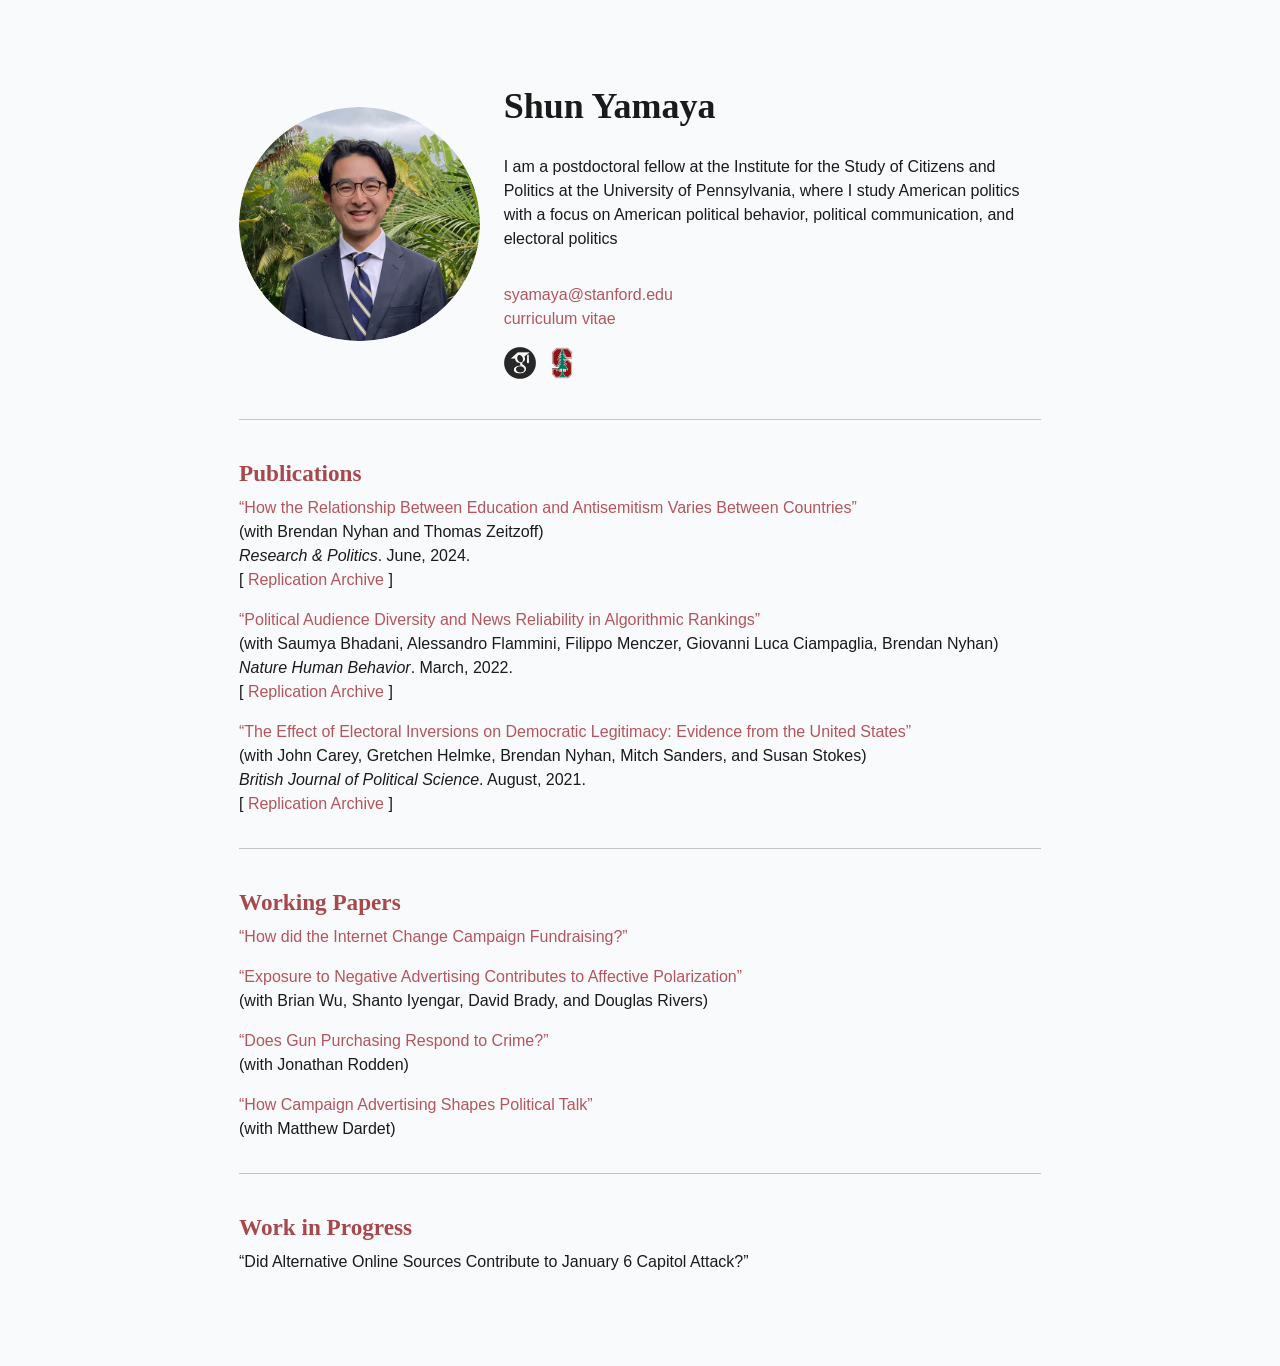
<file: docs/index.html>
<!DOCTYPE html>
<html xmlns="http://www.w3.org/1999/xhtml" lang="en" xml:lang="en"><head>

<meta charset="utf-8">
<meta name="generator" content="quarto-1.10.18">

<meta name="viewport" content="width=device-width, initial-scale=1.0, user-scalable=yes">


<title>Shun Yamaya</title>
<style>
/* Default styles provided by pandoc.
** See https://pandoc.org/MANUAL.html#variables-for-html for config info.
*/
span.smallcaps{font-variant: small-caps;}
div.columns{display: flex; gap: 1.5em;}
div.column{flex: auto;}
@media screen {
div.columns{gap: min(4vw, 1.5em);}
div.column{overflow-x: auto;}
}
div.hanging-indent{margin-left: 1.5em; text-indent: -1.5em;}
ul.task-list{list-style: none;}
ul.task-list li input[type="checkbox"] {
  width: 0.8em;
  margin: 0 0.8em 0.2em -1em; /* quarto-specific, see https://github.com/quarto-dev/quarto-cli/issues/4556 */ 
  vertical-align: middle;
}
</style>


<script src="site_libs/quarto-nav/quarto-nav.js"></script>
<script src="site_libs/quarto-nav/headroom.min.js"></script>
<script src="site_libs/clipboard/clipboard.min.js"></script>
<script src="site_libs/quarto-search/autocomplete.umd.js"></script>
<script src="site_libs/quarto-search/fuse.min.js"></script>
<script src="site_libs/quarto-search/quarto-search.js"></script>
<meta name="quarto:offset" content="./">
<link href="./figs/favicon.png" rel="icon" type="image/png">
<script src="site_libs/quarto-html/quarto.js" type="module"></script>
<script src="site_libs/quarto-html/tabsets/tabsets.js" type="module"></script>
<script src="site_libs/quarto-html/popper.min.js"></script>
<script src="site_libs/quarto-html/tippy.umd.min.js"></script>
<link href="site_libs/quarto-html/tippy.css" rel="stylesheet">
<link href="site_libs/quarto-html/quarto-syntax-highlighting-64a204ab8560d761af7679ceaba22944.css" rel="stylesheet" id="quarto-text-highlighting-styles">
<script src="site_libs/bootstrap/bootstrap.min.js"></script>
<link href="site_libs/bootstrap/bootstrap-icons.css" rel="stylesheet">
<link href="site_libs/bootstrap/bootstrap-4ff6659f3338f4b8b942695b1ca71e58.min.css" rel="stylesheet" append-hash="true" id="quarto-bootstrap" data-mode="light">
<script id="quarto-search-options" type="application/json">{
  "location": "navbar",
  "copy-button": false,
  "collapse-after": 3,
  "panel-placement": "end",
  "type": "overlay",
  "limit": 50,
  "keyboard-shortcut": [
    "f",
    "/",
    "s"
  ],
  "show-item-context": false,
  "language": {
    "search-no-results-text": "No results",
    "search-matching-documents-text": "matching documents",
    "search-copy-link-title": "Copy link to search",
    "search-hide-matches-text": "Hide additional matches",
    "search-more-match-text": "more match in this document",
    "search-more-matches-text": "more matches in this document",
    "search-clear-button-title": "Clear",
    "search-text-placeholder": "",
    "search-detached-cancel-button-title": "Cancel",
    "search-submit-button-title": "Submit",
    "search-label": "Search"
  }
}</script>
<script async="" src="https://www.googletagmanager.com/gtag/js?id=G-J1H8HWS99H"></script>

<script type="text/javascript">

window.dataLayer = window.dataLayer || [];
function gtag(){dataLayer.push(arguments);}
gtag('js', new Date());
gtag('config', 'G-J1H8HWS99H', { 'anonymize_ip': true});
</script>


<link rel="stylesheet" href="styles.css">
</head>

<body class="fullcontent quarto-light">

<div id="quarto-search-results"></div>
<!-- content -->
<div id="quarto-content" class="quarto-container page-columns page-rows-contents page-layout-article">
<!-- sidebar -->
<!-- margin-sidebar -->
    
<!-- main -->
<main class="content" id="quarto-document-content"><header id="title-block-header" class="quarto-title-block"></header>




<p><br></p>
<div class="profile-container" style="display: flex; gap: 3%; align-items: center;">
<div>
<p><img src="./file/images/headshot.png" alt="Photo" class="headshot"></p>
</div>
<div>
<h2 style="color:#1A1A1A; font-size:36px; margin:0 0 0.3em 0; border:none;">
Shun Yamaya
</h2>
<p style="margin: 0 0 0.5em 0;">
</p><p>I am a postdoctoral fellow at the Institute for the Study of Citizens and Politics at the University of Pennsylvania, where I study American politics with a focus on American political behavior, political communication, and electoral politics</p>
<p></p>
<p>
<a href="mailto:syamaya@stanford.edu">syamaya@stanford.edu</a><br> <a href="./file/documents/cv/shun_yamaya_cv.pdf" target="_blank" rel="noopener noreferrer">curriculum vitae</a>
</p>
<p style="display: flex; gap: 10px; align-items: center; margin: 0;">
<a href="https://scholar.google.com/citations?user=VnDCxNgAAAAJ&amp;hl=en" target="_blank" rel="noopener noreferrer"> <img src="./file/images/gs_icon.png" alt="Google Scholar" class="icon" style="width: 32px; height: auto;"> </a> <a href="https://politicalscience.stanford.edu/people/shun-yamaya" target="_blank" rel="noopener noreferrer"> <img src="./file/images/stanford_icon.png" alt="Stanford" class="icon" style="width: 32px; height: auto;"> </a>
</p>
</div>
</div>
<p><br></p>
<hr class="section-divider">
<div class="column" style="width:100%;">
<h3 style="font-size:24;">
Publications
</h3>
<p><a href="./file/documents/research/education_and_antisemitism.pdf" target="_blank" rel="noopener noreferrer">“How the Relationship Between Education and Antisemitism Varies Between Countries”</a> <br> (with Brendan Nyhan and Thomas Zeitzoff) <br> <em>Research &amp; Politics</em>. June, 2024. <br> [ <a href="https://dataverse.harvard.edu/dataset.xhtml?persistentId=doi:10.7910/DVN/2IRERL" target="_blank" rel="noopener noreferrer">Replication Archive</a> ] <br> <!-- [[ Supplemental Materials ]]() --></p>
<p><a href="./file/documents/research/audience_diversity.pdf" target="_blank" rel="noopener noreferrer">“Political Audience Diversity and News Reliability in Algorithmic Rankings”</a> <br> (with Saumya Bhadani, Alessandro Flammini, Filippo Menczer, Giovanni Luca Ciampaglia, Brendan Nyhan) <br> <em>Nature Human Behavior</em>. March, 2022. <br> [ <a href="https://github.com/glciampaglia/InfoDiversity/" target="_blank" rel="noopener noreferrer">Replication Archive</a> ] <br></p>
<p><a href="./file/documents/research/electoral_inversions.pdf" target="_blank" rel="noopener noreferrer">“The Effect of Electoral Inversions on Democratic Legitimacy: Evidence from the United States”</a> <br> (with John Carey, Gretchen Helmke, Brendan Nyhan, Mitch Sanders, and Susan Stokes) <br> <em>British Journal of Political Science</em>. August, 2021. <br> [ <a href="https://dataverse.harvard.edu/dataset.xhtml?persistentId=doi:10.7910/DVN/YZZFTK" target="_blank" rel="noopener noreferrer">Replication Archive</a> ] <br></p>
</div>
<hr class="section-divider">
<div class="column" style="width:100%;">
<h3 style="font-size:24;">
Working Papers
</h3>
<p><a href="./file/documents/research/internet_elections.pdf" target="_blank" rel="noopener noreferrer">“How did the Internet Change Campaign Fundraising?”</a><br></p>
<p><a href="./file/documents/research/campaigns_polarization.pdf" target="_blank" rel="noopener noreferrer">“Exposure to Negative Advertising Contributes to Affective Polarization”</a> <br> (with Brian Wu, Shanto Iyengar, David Brady, and Douglas Rivers)</p>
<p><a href="./file/documents/research/guns_crime.pdf" target="_blank" rel="noopener noreferrer">“Does Gun Purchasing Respond to Crime?”</a> <br> (with Jonathan Rodden)</p>
<p><a href="./file/documents/research/talking_campaigns.pdf" target="_blank" rel="noopener noreferrer">“How Campaign Advertising Shapes Political Talk”</a> <br> (with Matthew Dardet)</p>
<!--  -->
</div>
<hr class="section-divider">
<div class="column" style="width:100%;">
<h3 style="font-size:24;">
Work in Progress
</h3>
<p>“Did Alternative Online Sources Contribute to January 6 Capitol Attack?” <br></p>
</div>



</main> <!-- /main -->
<script id="quarto-html-after-body" type="application/javascript">
  window.document.addEventListener("DOMContentLoaded", function (event) {
    const isCodeAnnotation = (el) => {
      for (const clz of el.classList) {
        if (clz.startsWith('code-annotation-')) {                     
          return true;
        }
      }
      return false;
    }
    const onCopySuccess = function(e) {
      // button target
      const button = e.trigger;
      // don't keep focus
      button.blur();
      // flash "checked"
      button.classList.add('code-copy-button-checked');
      var currentTitle = button.getAttribute("title");
      button.setAttribute("title", "Copied!");
      let tooltip;
      if (window.bootstrap) {
        button.setAttribute("data-bs-toggle", "tooltip");
        button.setAttribute("data-bs-placement", "left");
        button.setAttribute("data-bs-title", "Copied!");
        tooltip = new bootstrap.Tooltip(button, 
          { trigger: "manual", 
            customClass: "code-copy-button-tooltip",
            offset: [0, -8]});
        tooltip.show();    
      }
      setTimeout(function() {
        if (tooltip) {
          tooltip.hide();
          button.removeAttribute("data-bs-title");
          button.removeAttribute("data-bs-toggle");
          button.removeAttribute("data-bs-placement");
        }
        button.setAttribute("title", currentTitle);
        button.classList.remove('code-copy-button-checked');
      }, 1000);
      // clear code selection
      e.clearSelection();
    }
    const getTextToCopy = function(trigger) {
      const outerScaffold = trigger.parentElement.cloneNode(true);
      const codeEl = outerScaffold.querySelector('code');
      for (const childEl of codeEl.children) {
        if (isCodeAnnotation(childEl)) {
          childEl.remove();
        }
      }
      return codeEl.innerText;
    }
    const clipboard = new window.ClipboardJS('.code-copy-button:not([data-in-quarto-modal])', {
      text: getTextToCopy
    });
    clipboard.on('success', onCopySuccess);
    if (window.document.getElementById('quarto-embedded-source-code-modal')) {
      const clipboardModal = new window.ClipboardJS('.code-copy-button[data-in-quarto-modal]', {
        text: getTextToCopy,
        container: window.document.getElementById('quarto-embedded-source-code-modal')
      });
      clipboardModal.on('success', onCopySuccess);
    }
      var localhostRegex = new RegExp(/^(?:http|https):\/\/localhost\:?[0-9]*\//);
      var mailtoRegex = new RegExp(/^mailto:/);
        var filterRegex = new RegExp("https:\/\/shunyamaya\.github\.io");
      var isInternal = (href) => {
          return filterRegex.test(href) || localhostRegex.test(href) || mailtoRegex.test(href);
      }
      // Inspect non-navigation links and adorn them if external
     var links = window.document.querySelectorAll('a[href]:not(.nav-link):not(.navbar-brand):not(.toc-action):not(.sidebar-link):not(.sidebar-item-toggle):not(.pagination-link):not(.no-external):not([aria-hidden]):not(.dropdown-item):not(.quarto-navigation-tool):not(.about-link)');
      for (var i=0; i<links.length; i++) {
        const link = links[i];
        if (!isInternal(link.href)) {
          // undo the damage that might have been done by quarto-nav.js in the case of
          // links that we want to consider external
          if (link.dataset.originalHref !== undefined) {
            link.href = link.dataset.originalHref;
          }
        }
      }
    function tippyHover(el, contentFn, onTriggerFn, onUntriggerFn) {
      const config = {
        allowHTML: true,
        maxWidth: 500,
        delay: 100,
        arrow: false,
        appendTo: function(el) {
            return el.parentElement;
        },
        interactive: true,
        interactiveBorder: 10,
        theme: 'quarto',
        placement: 'bottom-start',
      };
      if (contentFn) {
        config.content = contentFn;
      }
      if (onTriggerFn) {
        config.onTrigger = onTriggerFn;
      }
      if (onUntriggerFn) {
        config.onUntrigger = onUntriggerFn;
      }
      window.tippy(el, config); 
    }
    const noterefs = window.document.querySelectorAll('a[role="doc-noteref"]');
    for (var i=0; i<noterefs.length; i++) {
      const ref = noterefs[i];
      tippyHover(ref, function() {
        // use id or data attribute instead here
        let href = ref.getAttribute('data-footnote-href') || ref.getAttribute('href');
        try { href = new URL(href).hash; } catch {}
        const id = href.replace(/^#\/?/, "");
        const note = window.document.getElementById(id);
        if (note) {
          return note.innerHTML;
        } else {
          return "";
        }
      });
    }
    const xrefs = window.document.querySelectorAll('a.quarto-xref');
    const processXRef = (id, note) => {
      // Strip column container classes
      const stripColumnClz = (el) => {
        el.classList.remove("page-full", "page-columns");
        if (el.children) {
          for (const child of el.children) {
            stripColumnClz(child);
          }
        }
      }
      stripColumnClz(note)
      if (id === null || id.startsWith('sec-')) {
        // Special case sections, only their first couple elements
        const container = document.createElement("div");
        if (note.children && note.children.length > 2) {
          container.appendChild(note.children[0].cloneNode(true));
          for (let i = 1; i < note.children.length; i++) {
            const child = note.children[i];
            if (child.tagName === "P" && child.innerText === "") {
              continue;
            } else {
              container.appendChild(child.cloneNode(true));
              break;
            }
          }
          if (window.Quarto?.typesetMath) {
            window.Quarto.typesetMath(container);
          }
          return container.innerHTML
        } else {
          if (window.Quarto?.typesetMath) {
            window.Quarto.typesetMath(note);
          }
          return note.innerHTML;
        }
      } else {
        // Remove any anchor links if they are present
        const anchorLink = note.querySelector('a.anchorjs-link');
        if (anchorLink) {
          anchorLink.remove();
        }
        if (window.Quarto?.typesetMath) {
          window.Quarto.typesetMath(note);
        }
        if (note.classList.contains("callout")) {
          return note.outerHTML;
        } else {
          return note.innerHTML;
        }
      }
    }
    for (var i=0; i<xrefs.length; i++) {
      const xref = xrefs[i];
      tippyHover(xref, undefined, function(instance) {
        instance.disable();
        let url = xref.getAttribute('href');
        let hash = undefined; 
        if (url.startsWith('#')) {
          hash = url;
        } else {
          try { hash = new URL(url).hash; } catch {}
        }
        if (hash) {
          const id = hash.replace(/^#\/?/, "");
          const note = window.document.getElementById(id);
          if (note !== null) {
            try {
              const html = processXRef(id, note.cloneNode(true));
              instance.setContent(html);
            } finally {
              instance.enable();
              instance.show();
            }
          } else {
            // See if we can fetch this
            fetch(url.split('#')[0])
            .then(res => res.text())
            .then(html => {
              const parser = new DOMParser();
              const htmlDoc = parser.parseFromString(html, "text/html");
              const note = htmlDoc.getElementById(id);
              if (note !== null) {
                const html = processXRef(id, note);
                instance.setContent(html);
              } 
            }).finally(() => {
              instance.enable();
              instance.show();
            });
          }
        } else {
          // See if we can fetch a full url (with no hash to target)
          // This is a special case and we should probably do some content thinning / targeting
          fetch(url)
          .then(res => res.text())
          .then(html => {
            const parser = new DOMParser();
            const htmlDoc = parser.parseFromString(html, "text/html");
            const note = htmlDoc.querySelector('main.content');
            if (note !== null) {
              // This should only happen for chapter cross references
              // (since there is no id in the URL)
              // remove the first header
              if (note.children.length > 0 && note.children[0].tagName === "HEADER") {
                note.children[0].remove();
              }
              const html = processXRef(null, note);
              instance.setContent(html);
            } 
          }).finally(() => {
            instance.enable();
            instance.show();
          });
        }
      }, function(instance) {
      });
    }
        let selectedAnnoteEl;
        const selectorForAnnotation = ( cell, annotation) => {
          let cellAttr = 'data-code-cell="' + cell + '"';
          let lineAttr = 'data-code-annotation="' +  annotation + '"';
          const selector = 'span[' + cellAttr + '][' + lineAttr + ']';
          return selector;
        }
        const selectCodeLines = (annoteEl) => {
          const doc = window.document;
          const targetCell = annoteEl.getAttribute("data-target-cell");
          const targetAnnotation = annoteEl.getAttribute("data-target-annotation");
          const annoteSpan = window.document.querySelector(selectorForAnnotation(targetCell, targetAnnotation));
          const lines = annoteSpan.getAttribute("data-code-lines").split(",");
          const lineIds = lines.map((line) => {
            return targetCell + "-" + line;
          })
          let top = null;
          let height = null;
          let parent = null;
          if (lineIds.length > 0) {
              //compute the position of the single el (top and bottom and make a div)
              const el = window.document.getElementById(lineIds[0]);
              top = el.offsetTop;
              height = el.offsetHeight;
              parent = el.parentElement.parentElement;
            if (lineIds.length > 1) {
              const lastEl = window.document.getElementById(lineIds[lineIds.length - 1]);
              const bottom = lastEl.offsetTop + lastEl.offsetHeight;
              height = bottom - top;
            }
            if (top !== null && height !== null && parent !== null) {
              // cook up a div (if necessary) and position it 
              let div = window.document.getElementById("code-annotation-line-highlight");
              if (div === null) {
                div = window.document.createElement("div");
                div.setAttribute("id", "code-annotation-line-highlight");
                div.style.position = 'absolute';
                parent.appendChild(div);
              }
              div.style.top = top - 2 + "px";
              div.style.height = height + 4 + "px";
              div.style.left = 0;
              let gutterDiv = window.document.getElementById("code-annotation-line-highlight-gutter");
              if (gutterDiv === null) {
                gutterDiv = window.document.createElement("div");
                gutterDiv.setAttribute("id", "code-annotation-line-highlight-gutter");
                gutterDiv.style.position = 'absolute';
                const codeCell = window.document.getElementById(targetCell);
                const gutter = codeCell.querySelector('.code-annotation-gutter');
                gutter.appendChild(gutterDiv);
              }
              gutterDiv.style.top = top - 2 + "px";
              gutterDiv.style.height = height + 4 + "px";
            }
            selectedAnnoteEl = annoteEl;
          }
        };
        const unselectCodeLines = () => {
          const elementsIds = ["code-annotation-line-highlight", "code-annotation-line-highlight-gutter"];
          elementsIds.forEach((elId) => {
            const div = window.document.getElementById(elId);
            if (div) {
              div.remove();
            }
          });
          selectedAnnoteEl = undefined;
        };
          // Handle positioning of the toggle
      window.addEventListener(
        "resize",
        throttle(() => {
          elRect = undefined;
          if (selectedAnnoteEl) {
            selectCodeLines(selectedAnnoteEl);
          }
        }, 10)
      );
      function throttle(fn, ms) {
      let throttle = false;
      let timer;
        return (...args) => {
          if(!throttle) { // first call gets through
              fn.apply(this, args);
              throttle = true;
          } else { // all the others get throttled
              if(timer) clearTimeout(timer); // cancel #2
              timer = setTimeout(() => {
                fn.apply(this, args);
                timer = throttle = false;
              }, ms);
          }
        };
      }
        // Attach click handler to the DT
        const annoteDls = window.document.querySelectorAll('dt[data-target-cell]');
        for (const annoteDlNode of annoteDls) {
          annoteDlNode.addEventListener('click', (event) => {
            const clickedEl = event.target;
            if (clickedEl !== selectedAnnoteEl) {
              unselectCodeLines();
              const activeEl = window.document.querySelector('dt[data-target-cell].code-annotation-active');
              if (activeEl) {
                activeEl.classList.remove('code-annotation-active');
              }
              selectCodeLines(clickedEl);
              clickedEl.classList.add('code-annotation-active');
            } else {
              // Unselect the line
              unselectCodeLines();
              clickedEl.classList.remove('code-annotation-active');
            }
          });
        }
    const findCites = (el) => {
      const parentEl = el.parentElement;
      if (parentEl) {
        const cites = parentEl.dataset.cites;
        if (cites) {
          return {
            el,
            cites: cites.split(' ')
          };
        } else {
          return findCites(el.parentElement)
        }
      } else {
        return undefined;
      }
    };
    var bibliorefs = window.document.querySelectorAll('a[role="doc-biblioref"]');
    for (var i=0; i<bibliorefs.length; i++) {
      const ref = bibliorefs[i];
      const citeInfo = findCites(ref);
      if (citeInfo) {
        tippyHover(citeInfo.el, function() {
          var popup = window.document.createElement('div');
          citeInfo.cites.forEach(function(cite) {
            var citeDiv = window.document.createElement('div');
            citeDiv.classList.add('hanging-indent');
            citeDiv.classList.add('csl-entry');
            var biblioDiv = window.document.getElementById('ref-' + cite);
            if (biblioDiv) {
              citeDiv.innerHTML = biblioDiv.innerHTML;
            }
            popup.appendChild(citeDiv);
          });
          return popup.innerHTML;
        });
      }
    }
  });
  </script>
</div> <!-- /content -->




</body></html>
</file>
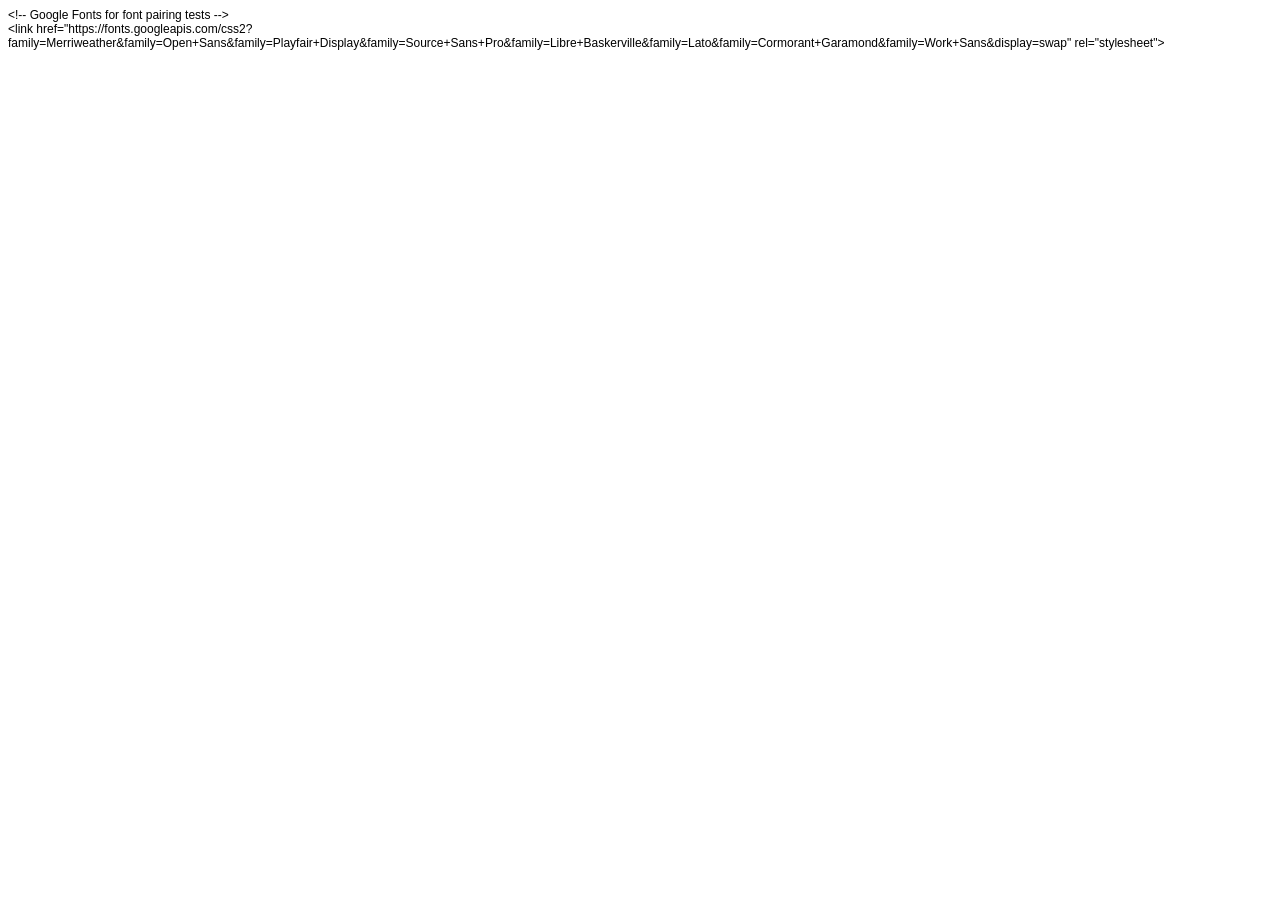
<file: header.html>
<!DOCTYPE html PUBLIC "-//W3C//DTD HTML 4.01//EN" "http://www.w3.org/TR/html4/strict.dtd">
<html>
<head>
  <meta http-equiv="Content-Type" content="text/html; charset=utf-8">
  <meta http-equiv="Content-Style-Type" content="text/css">
  <title></title>
  <meta name="Generator" content="Cocoa HTML Writer">
  <meta name="CocoaVersion" content="2575.6">
  <style type="text/css">
    p.p1 {margin: 0.0px 0.0px 0.0px 0.0px; font: 12.0px Helvetica}
  </style>
</head>
<body>
<p class="p1">&lt;!-- Google Fonts for font pairing tests --&gt;</p>
<p class="p1">&lt;link href="https://fonts.googleapis.com/css2?family=Merriweather&amp;family=Open+Sans&amp;family=Playfair+Display&amp;family=Source+Sans+Pro&amp;family=Libre+Baskerville&amp;family=Lato&amp;family=Cormorant+Garamond&amp;family=Work+Sans&amp;display=swap" rel="stylesheet"&gt;</p>
</body>
</html>
</file>
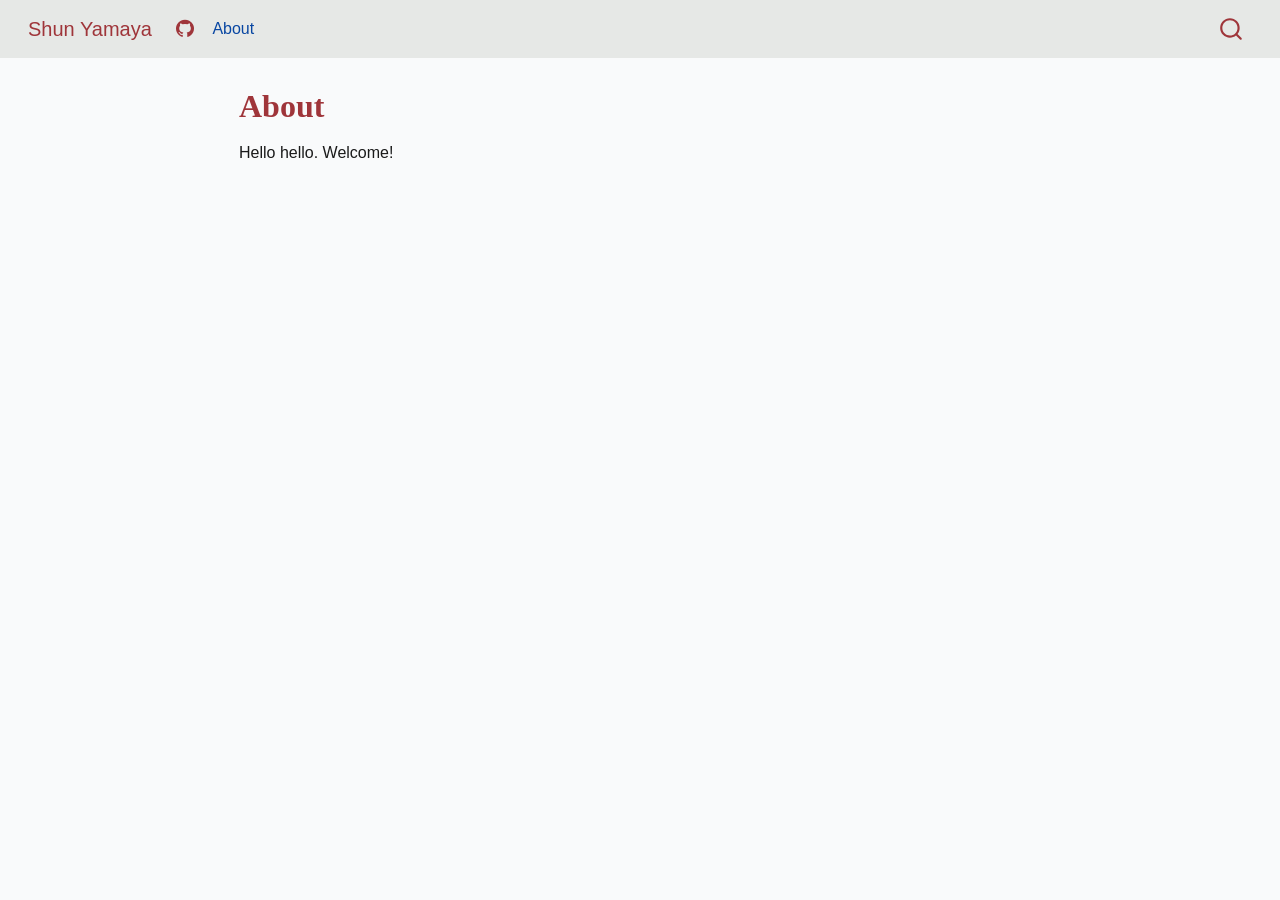
<file: docs/about.html>
<!DOCTYPE html>
<html xmlns="http://www.w3.org/1999/xhtml" lang="en" xml:lang="en"><head>

<meta charset="utf-8">
<meta name="generator" content="quarto-1.6.42">

<meta name="viewport" content="width=device-width, initial-scale=1.0, user-scalable=yes">


<title>About – Shun Yamaya</title>
<style>
code{white-space: pre-wrap;}
span.smallcaps{font-variant: small-caps;}
div.columns{display: flex; gap: min(4vw, 1.5em);}
div.column{flex: auto; overflow-x: auto;}
div.hanging-indent{margin-left: 1.5em; text-indent: -1.5em;}
ul.task-list{list-style: none;}
ul.task-list li input[type="checkbox"] {
  width: 0.8em;
  margin: 0 0.8em 0.2em -1em; /* quarto-specific, see https://github.com/quarto-dev/quarto-cli/issues/4556 */ 
  vertical-align: middle;
}
</style>


<script src="site_libs/quarto-nav/quarto-nav.js"></script>
<script src="site_libs/quarto-nav/headroom.min.js"></script>
<script src="site_libs/clipboard/clipboard.min.js"></script>
<script src="site_libs/quarto-search/autocomplete.umd.js"></script>
<script src="site_libs/quarto-search/fuse.min.js"></script>
<script src="site_libs/quarto-search/quarto-search.js"></script>
<meta name="quarto:offset" content="./">
<link href="./figs/favicon.png" rel="icon" type="image/png">
<script src="site_libs/quarto-html/quarto.js"></script>
<script src="site_libs/quarto-html/popper.min.js"></script>
<script src="site_libs/quarto-html/tippy.umd.min.js"></script>
<script src="site_libs/quarto-html/anchor.min.js"></script>
<link href="site_libs/quarto-html/tippy.css" rel="stylesheet">
<link href="site_libs/quarto-html/quarto-syntax-highlighting-2f5df379a58b258e96c21c0638c20c03.css" rel="stylesheet" id="quarto-text-highlighting-styles">
<script src="site_libs/bootstrap/bootstrap.min.js"></script>
<link href="site_libs/bootstrap/bootstrap-icons.css" rel="stylesheet">
<link href="site_libs/bootstrap/bootstrap-5f994f99ae5a45e70ff2e3f6311bb6db.min.css" rel="stylesheet" append-hash="true" id="quarto-bootstrap" data-mode="light">
<script id="quarto-search-options" type="application/json">{
  "location": "navbar",
  "copy-button": false,
  "collapse-after": 3,
  "panel-placement": "end",
  "type": "overlay",
  "limit": 50,
  "keyboard-shortcut": [
    "f",
    "/",
    "s"
  ],
  "show-item-context": false,
  "language": {
    "search-no-results-text": "No results",
    "search-matching-documents-text": "matching documents",
    "search-copy-link-title": "Copy link to search",
    "search-hide-matches-text": "Hide additional matches",
    "search-more-match-text": "more match in this document",
    "search-more-matches-text": "more matches in this document",
    "search-clear-button-title": "Clear",
    "search-text-placeholder": "",
    "search-detached-cancel-button-title": "Cancel",
    "search-submit-button-title": "Submit",
    "search-label": "Search"
  }
}</script>
<script async="" src="https://www.googletagmanager.com/gtag/js?id=G-J1H8HWS99H"></script>

<script type="text/javascript">

window.dataLayer = window.dataLayer || [];
function gtag(){dataLayer.push(arguments);}
gtag('js', new Date());
gtag('config', 'G-J1H8HWS99H', { 'anonymize_ip': true});
</script>


<link rel="stylesheet" href="styles.css">
</head>

<body class="nav-fixed fullcontent">

<div id="quarto-search-results"></div>
  <header id="quarto-header" class="headroom fixed-top">
    <nav class="navbar navbar-expand-lg " data-bs-theme="dark">
      <div class="navbar-container container-fluid">
      <div class="navbar-brand-container mx-auto">
    <a class="navbar-brand" href="./index.html">
    <span class="navbar-title">Shun Yamaya</span>
    </a>
  </div>
            <div id="quarto-search" class="" title="Search"></div>
          <button class="navbar-toggler" type="button" data-bs-toggle="collapse" data-bs-target="#navbarCollapse" aria-controls="navbarCollapse" role="menu" aria-expanded="false" aria-label="Toggle navigation" onclick="if (window.quartoToggleHeadroom) { window.quartoToggleHeadroom(); }">
  <span class="navbar-toggler-icon"></span>
</button>
          <div class="collapse navbar-collapse" id="navbarCollapse">
            <ul class="navbar-nav navbar-nav-scroll me-auto">
  <li class="nav-item compact">
    <a class="nav-link" href="https://github.com/shunyamaya"> <i class="bi bi-github" role="img">
</i> 
<span class="menu-text"></span></a>
  </li>  
  <li class="nav-item">
    <a class="nav-link active" href="./about.html" aria-current="page"> 
<span class="menu-text">About</span></a>
  </li>  
</ul>
          </div> <!-- /navcollapse -->
            <div class="quarto-navbar-tools">
</div>
      </div> <!-- /container-fluid -->
    </nav>
</header>
<!-- content -->
<div id="quarto-content" class="quarto-container page-columns page-rows-contents page-layout-article page-navbar">
<!-- sidebar -->
<!-- margin-sidebar -->
    
<!-- main -->
<main class="content" id="quarto-document-content">

<header id="title-block-header" class="quarto-title-block default">
<div class="quarto-title">
<h1 class="title">About</h1>
</div>



<div class="quarto-title-meta">

    
  
    
  </div>
  


</header>


<p>Hello hello. Welcome!</p>



</main> <!-- /main -->
<script id="quarto-html-after-body" type="application/javascript">
window.document.addEventListener("DOMContentLoaded", function (event) {
  const toggleBodyColorMode = (bsSheetEl) => {
    const mode = bsSheetEl.getAttribute("data-mode");
    const bodyEl = window.document.querySelector("body");
    if (mode === "dark") {
      bodyEl.classList.add("quarto-dark");
      bodyEl.classList.remove("quarto-light");
    } else {
      bodyEl.classList.add("quarto-light");
      bodyEl.classList.remove("quarto-dark");
    }
  }
  const toggleBodyColorPrimary = () => {
    const bsSheetEl = window.document.querySelector("link#quarto-bootstrap");
    if (bsSheetEl) {
      toggleBodyColorMode(bsSheetEl);
    }
  }
  toggleBodyColorPrimary();  
  const icon = "";
  const anchorJS = new window.AnchorJS();
  anchorJS.options = {
    placement: 'right',
    icon: icon
  };
  anchorJS.add('.anchored');
  const isCodeAnnotation = (el) => {
    for (const clz of el.classList) {
      if (clz.startsWith('code-annotation-')) {                     
        return true;
      }
    }
    return false;
  }
  const onCopySuccess = function(e) {
    // button target
    const button = e.trigger;
    // don't keep focus
    button.blur();
    // flash "checked"
    button.classList.add('code-copy-button-checked');
    var currentTitle = button.getAttribute("title");
    button.setAttribute("title", "Copied!");
    let tooltip;
    if (window.bootstrap) {
      button.setAttribute("data-bs-toggle", "tooltip");
      button.setAttribute("data-bs-placement", "left");
      button.setAttribute("data-bs-title", "Copied!");
      tooltip = new bootstrap.Tooltip(button, 
        { trigger: "manual", 
          customClass: "code-copy-button-tooltip",
          offset: [0, -8]});
      tooltip.show();    
    }
    setTimeout(function() {
      if (tooltip) {
        tooltip.hide();
        button.removeAttribute("data-bs-title");
        button.removeAttribute("data-bs-toggle");
        button.removeAttribute("data-bs-placement");
      }
      button.setAttribute("title", currentTitle);
      button.classList.remove('code-copy-button-checked');
    }, 1000);
    // clear code selection
    e.clearSelection();
  }
  const getTextToCopy = function(trigger) {
      const codeEl = trigger.previousElementSibling.cloneNode(true);
      for (const childEl of codeEl.children) {
        if (isCodeAnnotation(childEl)) {
          childEl.remove();
        }
      }
      return codeEl.innerText;
  }
  const clipboard = new window.ClipboardJS('.code-copy-button:not([data-in-quarto-modal])', {
    text: getTextToCopy
  });
  clipboard.on('success', onCopySuccess);
  if (window.document.getElementById('quarto-embedded-source-code-modal')) {
    const clipboardModal = new window.ClipboardJS('.code-copy-button[data-in-quarto-modal]', {
      text: getTextToCopy,
      container: window.document.getElementById('quarto-embedded-source-code-modal')
    });
    clipboardModal.on('success', onCopySuccess);
  }
    var localhostRegex = new RegExp(/^(?:http|https):\/\/localhost\:?[0-9]*\//);
    var mailtoRegex = new RegExp(/^mailto:/);
      var filterRegex = new RegExp("https:\/\/shunyamaya\.github\.io");
    var isInternal = (href) => {
        return filterRegex.test(href) || localhostRegex.test(href) || mailtoRegex.test(href);
    }
    // Inspect non-navigation links and adorn them if external
 	var links = window.document.querySelectorAll('a[href]:not(.nav-link):not(.navbar-brand):not(.toc-action):not(.sidebar-link):not(.sidebar-item-toggle):not(.pagination-link):not(.no-external):not([aria-hidden]):not(.dropdown-item):not(.quarto-navigation-tool):not(.about-link)');
    for (var i=0; i<links.length; i++) {
      const link = links[i];
      if (!isInternal(link.href)) {
        // undo the damage that might have been done by quarto-nav.js in the case of
        // links that we want to consider external
        if (link.dataset.originalHref !== undefined) {
          link.href = link.dataset.originalHref;
        }
      }
    }
  function tippyHover(el, contentFn, onTriggerFn, onUntriggerFn) {
    const config = {
      allowHTML: true,
      maxWidth: 500,
      delay: 100,
      arrow: false,
      appendTo: function(el) {
          return el.parentElement;
      },
      interactive: true,
      interactiveBorder: 10,
      theme: 'quarto',
      placement: 'bottom-start',
    };
    if (contentFn) {
      config.content = contentFn;
    }
    if (onTriggerFn) {
      config.onTrigger = onTriggerFn;
    }
    if (onUntriggerFn) {
      config.onUntrigger = onUntriggerFn;
    }
    window.tippy(el, config); 
  }
  const noterefs = window.document.querySelectorAll('a[role="doc-noteref"]');
  for (var i=0; i<noterefs.length; i++) {
    const ref = noterefs[i];
    tippyHover(ref, function() {
      // use id or data attribute instead here
      let href = ref.getAttribute('data-footnote-href') || ref.getAttribute('href');
      try { href = new URL(href).hash; } catch {}
      const id = href.replace(/^#\/?/, "");
      const note = window.document.getElementById(id);
      if (note) {
        return note.innerHTML;
      } else {
        return "";
      }
    });
  }
  const xrefs = window.document.querySelectorAll('a.quarto-xref');
  const processXRef = (id, note) => {
    // Strip column container classes
    const stripColumnClz = (el) => {
      el.classList.remove("page-full", "page-columns");
      if (el.children) {
        for (const child of el.children) {
          stripColumnClz(child);
        }
      }
    }
    stripColumnClz(note)
    if (id === null || id.startsWith('sec-')) {
      // Special case sections, only their first couple elements
      const container = document.createElement("div");
      if (note.children && note.children.length > 2) {
        container.appendChild(note.children[0].cloneNode(true));
        for (let i = 1; i < note.children.length; i++) {
          const child = note.children[i];
          if (child.tagName === "P" && child.innerText === "") {
            continue;
          } else {
            container.appendChild(child.cloneNode(true));
            break;
          }
        }
        if (window.Quarto?.typesetMath) {
          window.Quarto.typesetMath(container);
        }
        return container.innerHTML
      } else {
        if (window.Quarto?.typesetMath) {
          window.Quarto.typesetMath(note);
        }
        return note.innerHTML;
      }
    } else {
      // Remove any anchor links if they are present
      const anchorLink = note.querySelector('a.anchorjs-link');
      if (anchorLink) {
        anchorLink.remove();
      }
      if (window.Quarto?.typesetMath) {
        window.Quarto.typesetMath(note);
      }
      if (note.classList.contains("callout")) {
        return note.outerHTML;
      } else {
        return note.innerHTML;
      }
    }
  }
  for (var i=0; i<xrefs.length; i++) {
    const xref = xrefs[i];
    tippyHover(xref, undefined, function(instance) {
      instance.disable();
      let url = xref.getAttribute('href');
      let hash = undefined; 
      if (url.startsWith('#')) {
        hash = url;
      } else {
        try { hash = new URL(url).hash; } catch {}
      }
      if (hash) {
        const id = hash.replace(/^#\/?/, "");
        const note = window.document.getElementById(id);
        if (note !== null) {
          try {
            const html = processXRef(id, note.cloneNode(true));
            instance.setContent(html);
          } finally {
            instance.enable();
            instance.show();
          }
        } else {
          // See if we can fetch this
          fetch(url.split('#')[0])
          .then(res => res.text())
          .then(html => {
            const parser = new DOMParser();
            const htmlDoc = parser.parseFromString(html, "text/html");
            const note = htmlDoc.getElementById(id);
            if (note !== null) {
              const html = processXRef(id, note);
              instance.setContent(html);
            } 
          }).finally(() => {
            instance.enable();
            instance.show();
          });
        }
      } else {
        // See if we can fetch a full url (with no hash to target)
        // This is a special case and we should probably do some content thinning / targeting
        fetch(url)
        .then(res => res.text())
        .then(html => {
          const parser = new DOMParser();
          const htmlDoc = parser.parseFromString(html, "text/html");
          const note = htmlDoc.querySelector('main.content');
          if (note !== null) {
            // This should only happen for chapter cross references
            // (since there is no id in the URL)
            // remove the first header
            if (note.children.length > 0 && note.children[0].tagName === "HEADER") {
              note.children[0].remove();
            }
            const html = processXRef(null, note);
            instance.setContent(html);
          } 
        }).finally(() => {
          instance.enable();
          instance.show();
        });
      }
    }, function(instance) {
    });
  }
      let selectedAnnoteEl;
      const selectorForAnnotation = ( cell, annotation) => {
        let cellAttr = 'data-code-cell="' + cell + '"';
        let lineAttr = 'data-code-annotation="' +  annotation + '"';
        const selector = 'span[' + cellAttr + '][' + lineAttr + ']';
        return selector;
      }
      const selectCodeLines = (annoteEl) => {
        const doc = window.document;
        const targetCell = annoteEl.getAttribute("data-target-cell");
        const targetAnnotation = annoteEl.getAttribute("data-target-annotation");
        const annoteSpan = window.document.querySelector(selectorForAnnotation(targetCell, targetAnnotation));
        const lines = annoteSpan.getAttribute("data-code-lines").split(",");
        const lineIds = lines.map((line) => {
          return targetCell + "-" + line;
        })
        let top = null;
        let height = null;
        let parent = null;
        if (lineIds.length > 0) {
            //compute the position of the single el (top and bottom and make a div)
            const el = window.document.getElementById(lineIds[0]);
            top = el.offsetTop;
            height = el.offsetHeight;
            parent = el.parentElement.parentElement;
          if (lineIds.length > 1) {
            const lastEl = window.document.getElementById(lineIds[lineIds.length - 1]);
            const bottom = lastEl.offsetTop + lastEl.offsetHeight;
            height = bottom - top;
          }
          if (top !== null && height !== null && parent !== null) {
            // cook up a div (if necessary) and position it 
            let div = window.document.getElementById("code-annotation-line-highlight");
            if (div === null) {
              div = window.document.createElement("div");
              div.setAttribute("id", "code-annotation-line-highlight");
              div.style.position = 'absolute';
              parent.appendChild(div);
            }
            div.style.top = top - 2 + "px";
            div.style.height = height + 4 + "px";
            div.style.left = 0;
            let gutterDiv = window.document.getElementById("code-annotation-line-highlight-gutter");
            if (gutterDiv === null) {
              gutterDiv = window.document.createElement("div");
              gutterDiv.setAttribute("id", "code-annotation-line-highlight-gutter");
              gutterDiv.style.position = 'absolute';
              const codeCell = window.document.getElementById(targetCell);
              const gutter = codeCell.querySelector('.code-annotation-gutter');
              gutter.appendChild(gutterDiv);
            }
            gutterDiv.style.top = top - 2 + "px";
            gutterDiv.style.height = height + 4 + "px";
          }
          selectedAnnoteEl = annoteEl;
        }
      };
      const unselectCodeLines = () => {
        const elementsIds = ["code-annotation-line-highlight", "code-annotation-line-highlight-gutter"];
        elementsIds.forEach((elId) => {
          const div = window.document.getElementById(elId);
          if (div) {
            div.remove();
          }
        });
        selectedAnnoteEl = undefined;
      };
        // Handle positioning of the toggle
    window.addEventListener(
      "resize",
      throttle(() => {
        elRect = undefined;
        if (selectedAnnoteEl) {
          selectCodeLines(selectedAnnoteEl);
        }
      }, 10)
    );
    function throttle(fn, ms) {
    let throttle = false;
    let timer;
      return (...args) => {
        if(!throttle) { // first call gets through
            fn.apply(this, args);
            throttle = true;
        } else { // all the others get throttled
            if(timer) clearTimeout(timer); // cancel #2
            timer = setTimeout(() => {
              fn.apply(this, args);
              timer = throttle = false;
            }, ms);
        }
      };
    }
      // Attach click handler to the DT
      const annoteDls = window.document.querySelectorAll('dt[data-target-cell]');
      for (const annoteDlNode of annoteDls) {
        annoteDlNode.addEventListener('click', (event) => {
          const clickedEl = event.target;
          if (clickedEl !== selectedAnnoteEl) {
            unselectCodeLines();
            const activeEl = window.document.querySelector('dt[data-target-cell].code-annotation-active');
            if (activeEl) {
              activeEl.classList.remove('code-annotation-active');
            }
            selectCodeLines(clickedEl);
            clickedEl.classList.add('code-annotation-active');
          } else {
            // Unselect the line
            unselectCodeLines();
            clickedEl.classList.remove('code-annotation-active');
          }
        });
      }
  const findCites = (el) => {
    const parentEl = el.parentElement;
    if (parentEl) {
      const cites = parentEl.dataset.cites;
      if (cites) {
        return {
          el,
          cites: cites.split(' ')
        };
      } else {
        return findCites(el.parentElement)
      }
    } else {
      return undefined;
    }
  };
  var bibliorefs = window.document.querySelectorAll('a[role="doc-biblioref"]');
  for (var i=0; i<bibliorefs.length; i++) {
    const ref = bibliorefs[i];
    const citeInfo = findCites(ref);
    if (citeInfo) {
      tippyHover(citeInfo.el, function() {
        var popup = window.document.createElement('div');
        citeInfo.cites.forEach(function(cite) {
          var citeDiv = window.document.createElement('div');
          citeDiv.classList.add('hanging-indent');
          citeDiv.classList.add('csl-entry');
          var biblioDiv = window.document.getElementById('ref-' + cite);
          if (biblioDiv) {
            citeDiv.innerHTML = biblioDiv.innerHTML;
          }
          popup.appendChild(citeDiv);
        });
        return popup.innerHTML;
      });
    }
  }
});
</script>
</div> <!-- /content -->




</body></html>
</file>
<file: docs/site_libs/quarto-html/tippy.css>
.tippy-box[data-animation=fade][data-state=hidden]{opacity:0}[data-tippy-root]{max-width:calc(100vw - 10px)}.tippy-box{position:relative;background-color:#333;color:#fff;border-radius:4px;font-size:14px;line-height:1.4;white-space:normal;outline:0;transition-property:transform,visibility,opacity}.tippy-box[data-placement^=top]>.tippy-arrow{bottom:0}.tippy-box[data-placement^=top]>.tippy-arrow:before{bottom:-7px;left:0;border-width:8px 8px 0;border-top-color:initial;transform-origin:center top}.tippy-box[data-placement^=bottom]>.tippy-arrow{top:0}.tippy-box[data-placement^=bottom]>.tippy-arrow:before{top:-7px;left:0;border-width:0 8px 8px;border-bottom-color:initial;transform-origin:center bottom}.tippy-box[data-placement^=left]>.tippy-arrow{right:0}.tippy-box[data-placement^=left]>.tippy-arrow:before{border-width:8px 0 8px 8px;border-left-color:initial;right:-7px;transform-origin:center left}.tippy-box[data-placement^=right]>.tippy-arrow{left:0}.tippy-box[data-placement^=right]>.tippy-arrow:before{left:-7px;border-width:8px 8px 8px 0;border-right-color:initial;transform-origin:center right}.tippy-box[data-inertia][data-state=visible]{transition-timing-function:cubic-bezier(.54,1.5,.38,1.11)}.tippy-arrow{width:16px;height:16px;color:#333}.tippy-arrow:before{content:"";position:absolute;border-color:transparent;border-style:solid}.tippy-content{position:relative;padding:5px 9px;z-index:1}
</file>
<file: docs/site_libs/quarto-html/quarto-syntax-highlighting-64a204ab8560d761af7679ceaba22944.css>
/* quarto syntax highlight colors */
:root {
  --quarto-hl-ot-color: #003B4F;
  --quarto-hl-at-color: #657422;
  --quarto-hl-ss-color: #20794D;
  --quarto-hl-an-color: #5E5E5E;
  --quarto-hl-fu-color: #4758AB;
  --quarto-hl-st-color: #20794D;
  --quarto-hl-cf-color: #003B4F;
  --quarto-hl-op-color: #5E5E5E;
  --quarto-hl-er-color: #AD0000;
  --quarto-hl-bn-color: #AD0000;
  --quarto-hl-al-color: #AD0000;
  --quarto-hl-va-color: #111111;
  --quarto-hl-bu-color: inherit;
  --quarto-hl-ex-color: inherit;
  --quarto-hl-pp-color: #AD0000;
  --quarto-hl-in-color: #5E5E5E;
  --quarto-hl-vs-color: #20794D;
  --quarto-hl-wa-color: #5E5E5E;
  --quarto-hl-do-color: #5E5E5E;
  --quarto-hl-im-color: #00769E;
  --quarto-hl-ch-color: #20794D;
  --quarto-hl-dt-color: #AD0000;
  --quarto-hl-fl-color: #AD0000;
  --quarto-hl-co-color: #5E5E5E;
  --quarto-hl-cv-color: #5E5E5E;
  --quarto-hl-cn-color: #8f5902;
  --quarto-hl-sc-color: #5E5E5E;
  --quarto-hl-dv-color: #AD0000;
  --quarto-hl-kw-color: #003B4F;
}

/* other quarto variables */
:root {
  --quarto-font-monospace: SFMono-Regular, Menlo, Monaco, Consolas, "Liberation Mono", "Courier New", monospace;
}

/* syntax highlight based on Pandoc's rules */
pre > code.sourceCode > span {
  color: #003B4F;
}

code.sourceCode > span {
  color: #003B4F;
}

div.sourceCode,
div.sourceCode pre.sourceCode {
  color: #003B4F;
}

/* Normal */
code span {
  color: #003B4F;
}

/* Alert */
code span.al {
  color: #AD0000;
  font-style: inherit;
}

/* Annotation */
code span.an {
  color: #5E5E5E;
  font-style: inherit;
}

/* Attribute */
code span.at {
  color: #657422;
  font-style: inherit;
}

/* BaseN */
code span.bn {
  color: #AD0000;
  font-style: inherit;
}

/* BuiltIn */
code span.bu {
  font-style: inherit;
}

/* ControlFlow */
code span.cf {
  color: #003B4F;
  font-weight: bold;
  font-style: inherit;
}

/* Char */
code span.ch {
  color: #20794D;
  font-style: inherit;
}

/* Constant */
code span.cn {
  color: #8f5902;
  font-style: inherit;
}

/* Comment */
code span.co {
  color: #5E5E5E;
  font-style: inherit;
}

/* CommentVar */
code span.cv {
  color: #5E5E5E;
  font-style: italic;
}

/* Documentation */
code span.do {
  color: #5E5E5E;
  font-style: italic;
}

/* DataType */
code span.dt {
  color: #AD0000;
  font-style: inherit;
}

/* DecVal */
code span.dv {
  color: #AD0000;
  font-style: inherit;
}

/* Error */
code span.er {
  color: #AD0000;
  font-style: inherit;
}

/* Extension */
code span.ex {
  font-style: inherit;
}

/* Float */
code span.fl {
  color: #AD0000;
  font-style: inherit;
}

/* Function */
code span.fu {
  color: #4758AB;
  font-style: inherit;
}

/* Import */
code span.im {
  color: #00769E;
  font-style: inherit;
}

/* Information */
code span.in {
  color: #5E5E5E;
  font-style: inherit;
}

/* Keyword */
code span.kw {
  color: #003B4F;
  font-weight: bold;
  font-style: inherit;
}

/* Operator */
code span.op {
  color: #5E5E5E;
  font-style: inherit;
}

/* Other */
code span.ot {
  color: #003B4F;
  font-style: inherit;
}

/* Preprocessor */
code span.pp {
  color: #AD0000;
  font-style: inherit;
}

/* SpecialChar */
code span.sc {
  color: #5E5E5E;
  font-style: inherit;
}

/* SpecialString */
code span.ss {
  color: #20794D;
  font-style: inherit;
}

/* String */
code span.st {
  color: #20794D;
  font-style: inherit;
}

/* Variable */
code span.va {
  color: #111111;
  font-style: inherit;
}

/* VerbatimString */
code span.vs {
  color: #20794D;
  font-style: inherit;
}

/* Warning */
code span.wa {
  color: #5E5E5E;
  font-style: italic;
}

.prevent-inlining {
  content: "</";
}

/*# sourceMappingURL=9d8d5bb603a83b8298b89080a598c93b.css.map */
</file>
<file: docs/styles.css>
/* css styles */

body {
  font-family: 'Open-sans', sans-serif !important;
  color: #1A1A1A;
}

h1, h2, h3, h4, h5 {
  font-family: 'Playfair Display', serif;
  color: #9F353A;
  font-weight: 700;
}

a {
  text-decoration: none;
  color: #B3555D; /* default link color (adjust as needed) */
  transition: color 0.2s ease, text-decoration 0.2s ease;
}

a:hover {
  color: #8C2F39;       /* hover color */
  text-decoration: underline;  /* underline on hover */
}

<style>
  .icon {
    transition: opacity 0.3s ease;
  }

  .icon:hover {
    opacity: 0.5; /* adjust this value to control transparency */
  }
</style>


.section-divider {
  border: none;
  border-top: 1px solid rgba(229, 231, 235, 0.1);
  width: 100%;         /* adjust to make shorter or longer */
  margin: 2em auto;   /* centers it horizontally */
}

.headshot {
  border-radius: 50%;
  width: 100%;
  max-width: 350px;
  height: auto;
}

.profile-container {
  display: flex;
  gap: 3%;
  align-items: center;
  /* keep this for desktop */
}

.profile-container > div:first-child {
  flex: 0 0 30%;
}

.profile-container > div:last-child {
  flex: 1;
  display: flex;
  flex-direction: column;
  justify-content: center;
}

/* Responsive for small screens */
@media (max-width: 600px) {
  
  .profile-container {
    flex-direction: column;
    align-items: center; /* center items when stacked */
  }

  .profile-container > div:first-child,
  .profile-container > div:last-child {
    flex: unset;
    width: 100%;
  }

  .profile-container > div:first-child {
    display: flex;
    justify-content: center; /* center the headshot container */
  }
  
  .headshot {
    max-width: 250px;
    width: auto;
  }
}
</file>
<file: docs/site_libs/quarto-html/quarto-syntax-highlighting-2f5df379a58b258e96c21c0638c20c03.css>
/* quarto syntax highlight colors */
:root {
  --quarto-hl-ot-color: #003B4F;
  --quarto-hl-at-color: #657422;
  --quarto-hl-ss-color: #20794D;
  --quarto-hl-an-color: #5E5E5E;
  --quarto-hl-fu-color: #4758AB;
  --quarto-hl-st-color: #20794D;
  --quarto-hl-cf-color: #003B4F;
  --quarto-hl-op-color: #5E5E5E;
  --quarto-hl-er-color: #AD0000;
  --quarto-hl-bn-color: #AD0000;
  --quarto-hl-al-color: #AD0000;
  --quarto-hl-va-color: #111111;
  --quarto-hl-bu-color: inherit;
  --quarto-hl-ex-color: inherit;
  --quarto-hl-pp-color: #AD0000;
  --quarto-hl-in-color: #5E5E5E;
  --quarto-hl-vs-color: #20794D;
  --quarto-hl-wa-color: #5E5E5E;
  --quarto-hl-do-color: #5E5E5E;
  --quarto-hl-im-color: #00769E;
  --quarto-hl-ch-color: #20794D;
  --quarto-hl-dt-color: #AD0000;
  --quarto-hl-fl-color: #AD0000;
  --quarto-hl-co-color: #5E5E5E;
  --quarto-hl-cv-color: #5E5E5E;
  --quarto-hl-cn-color: #8f5902;
  --quarto-hl-sc-color: #5E5E5E;
  --quarto-hl-dv-color: #AD0000;
  --quarto-hl-kw-color: #003B4F;
}

/* other quarto variables */
:root {
  --quarto-font-monospace: SFMono-Regular, Menlo, Monaco, Consolas, "Liberation Mono", "Courier New", monospace;
}

pre > code.sourceCode > span {
  color: #003B4F;
}

code span {
  color: #003B4F;
}

code.sourceCode > span {
  color: #003B4F;
}

div.sourceCode,
div.sourceCode pre.sourceCode {
  color: #003B4F;
}

code span.ot {
  color: #003B4F;
  font-style: inherit;
}

code span.at {
  color: #657422;
  font-style: inherit;
}

code span.ss {
  color: #20794D;
  font-style: inherit;
}

code span.an {
  color: #5E5E5E;
  font-style: inherit;
}

code span.fu {
  color: #4758AB;
  font-style: inherit;
}

code span.st {
  color: #20794D;
  font-style: inherit;
}

code span.cf {
  color: #003B4F;
  font-weight: bold;
  font-style: inherit;
}

code span.op {
  color: #5E5E5E;
  font-style: inherit;
}

code span.er {
  color: #AD0000;
  font-style: inherit;
}

code span.bn {
  color: #AD0000;
  font-style: inherit;
}

code span.al {
  color: #AD0000;
  font-style: inherit;
}

code span.va {
  color: #111111;
  font-style: inherit;
}

code span.bu {
  font-style: inherit;
}

code span.ex {
  font-style: inherit;
}

code span.pp {
  color: #AD0000;
  font-style: inherit;
}

code span.in {
  color: #5E5E5E;
  font-style: inherit;
}

code span.vs {
  color: #20794D;
  font-style: inherit;
}

code span.wa {
  color: #5E5E5E;
  font-style: italic;
}

code span.do {
  color: #5E5E5E;
  font-style: italic;
}

code span.im {
  color: #00769E;
  font-style: inherit;
}

code span.ch {
  color: #20794D;
  font-style: inherit;
}

code span.dt {
  color: #AD0000;
  font-style: inherit;
}

code span.fl {
  color: #AD0000;
  font-style: inherit;
}

code span.co {
  color: #5E5E5E;
  font-style: inherit;
}

code span.cv {
  color: #5E5E5E;
  font-style: italic;
}

code span.cn {
  color: #8f5902;
  font-style: inherit;
}

code span.sc {
  color: #5E5E5E;
  font-style: inherit;
}

code span.dv {
  color: #AD0000;
  font-style: inherit;
}

code span.kw {
  color: #003B4F;
  font-weight: bold;
  font-style: inherit;
}

.prevent-inlining {
  content: "</";
}

/*# sourceMappingURL=35eb38a806ee71ea6d2563be2308c832.css.map */
</file>
